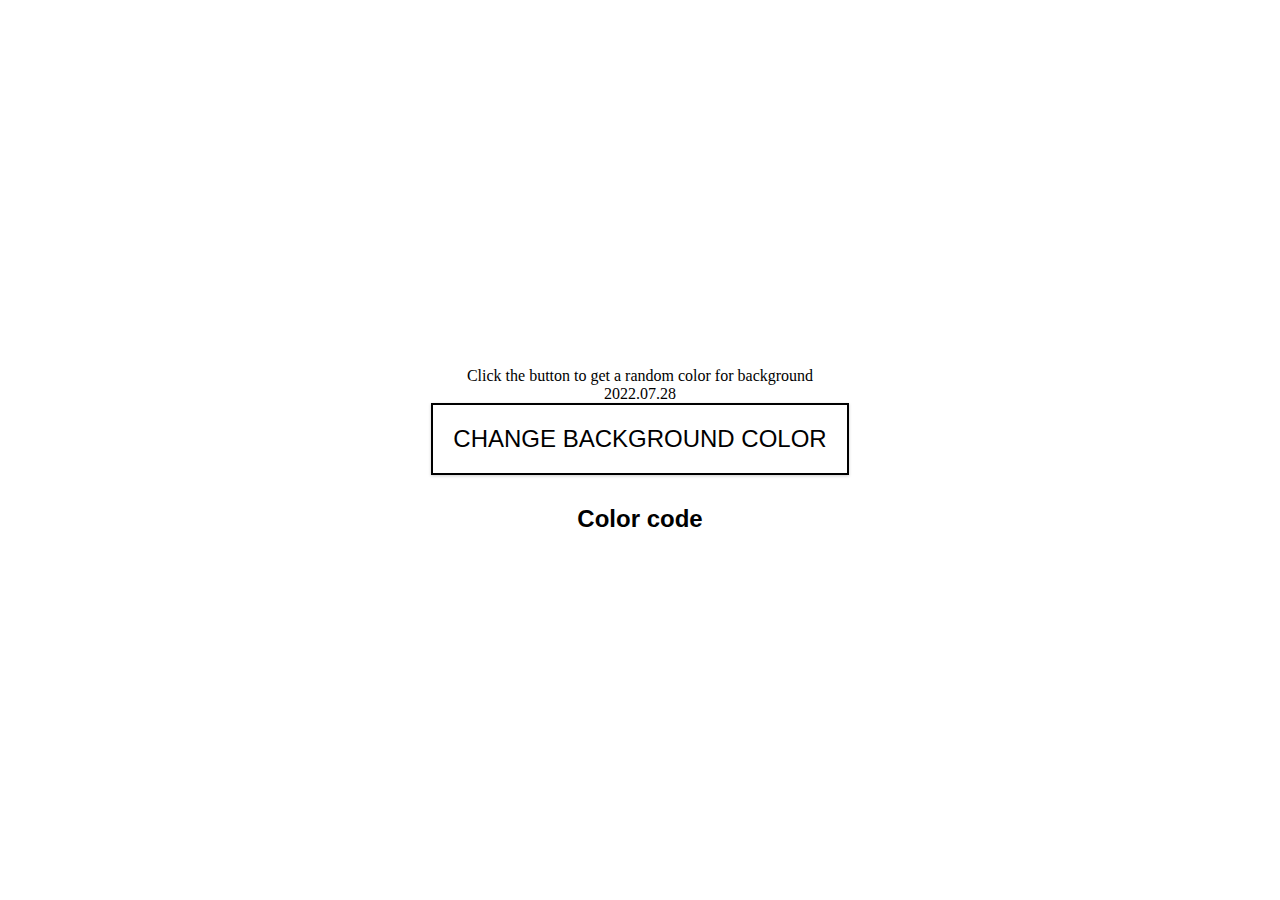
<file: 1.-Background-color-flip/index.html>
<!DOCTYPE html>
<html lang="en">
<head>
    <meta charset="UTF-8">
    <meta http-equiv="X-UA-Compatible" content="IE=edge">
    <meta name="viewport" content="width=device-width, initial-scale=1.0">
    <link rel="stylesheet" href="style.css">
    <title>Bckgrnd color flipper</title>
</head>
<body>
    <section>
        <p>Click the button to get a random color for background</p>
        <p>2022.07.28</p>
        <button>Change background color</button>
        <h2>Color code</h2>
    </section>
</body>
<script src="script.js"></script>
</html>
</file>
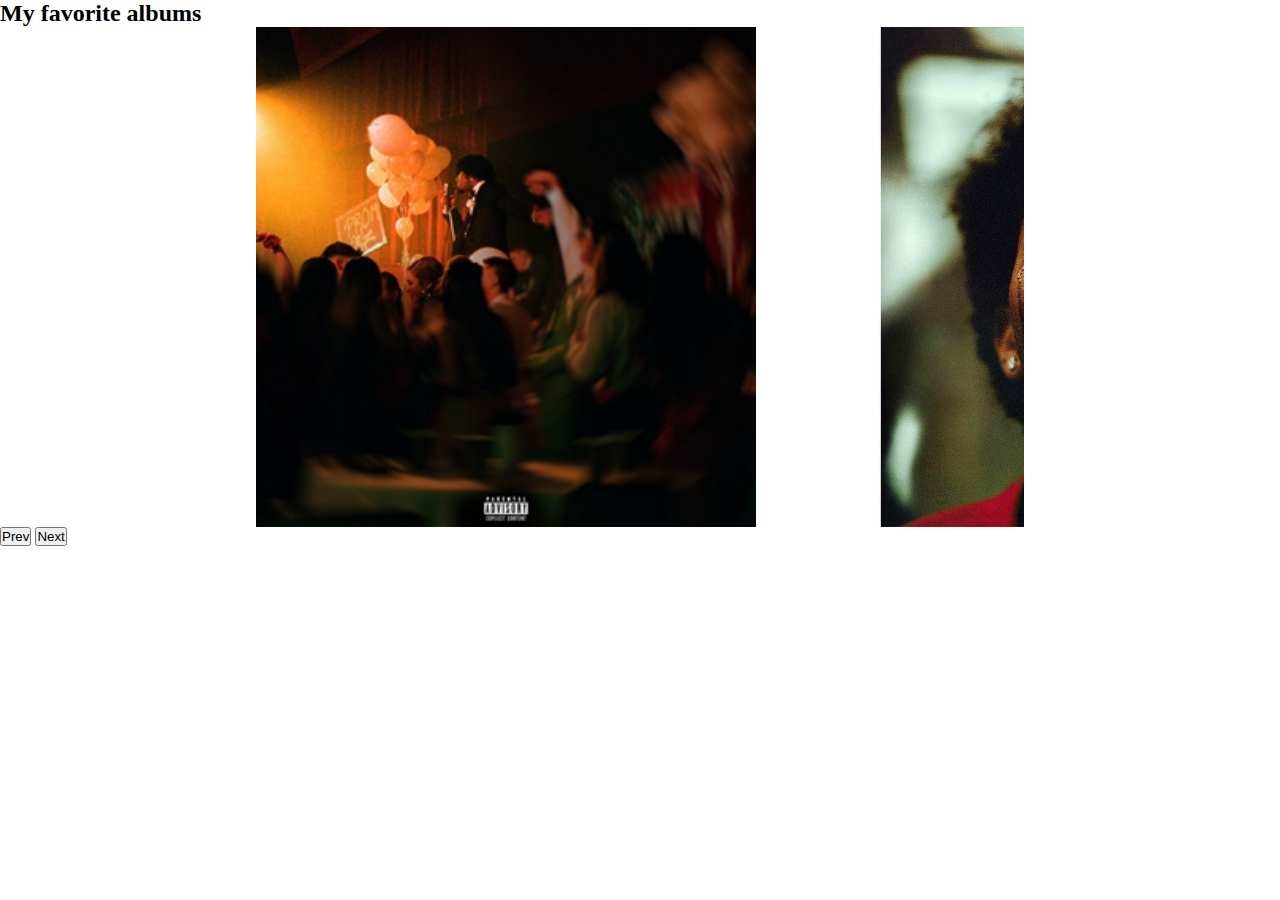
<file: 10.- image slider/index.html>
<!DOCTYPE html>
<html lang="en">
<head>
    <meta charset="UTF-8">
    <meta http-equiv="X-UA-Compatible" content="IE=edge">
    <meta name="viewport" content="width=device-width, initial-scale=1.0">
    <link rel="stylesheet" href="style.css">
    <title>Image slider</title>
</head>
<body>
    <h2>My favorite albums</h2>
    <div class="carousel-container">
        <div class="carousel-slide">
            <img src="./harlow.jpg" alt="" id="lastClone">
            <img src="./AloneAtProm.jpg" alt="">
            <img src="./afterHours.jpg" alt="">
            <img src="./fhd.jpg" alt="">
            <img src="./offSeason.jpeg" alt="">
            <img src="./harlow.jpg" alt="" id="firstClone">
        </div>
    </div>

    <button id="prevBtn">Prev</button>
    <button id="nextBtn">Next</button>
</body>
<script src="script.js"></script>
</html>
</file>
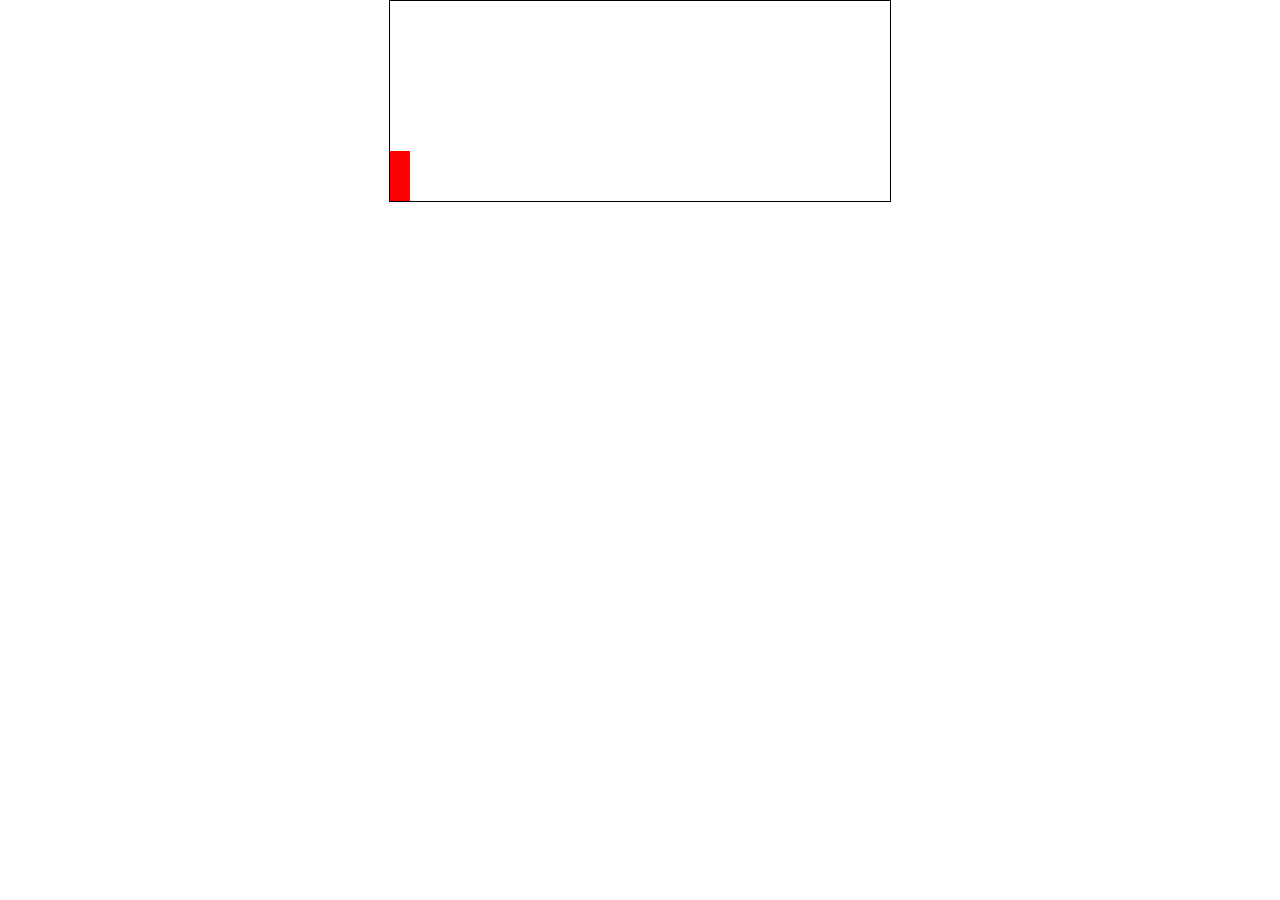
<file: 11.- random game/index.html>
<!DOCTYPE html>
<html lang="en" onclick="jump()">
<head>
    <meta charset="UTF-8">
    <meta http-equiv="X-UA-Compatible" content="IE=edge">
    <meta name="viewport" content="width=device-width, initial-scale=1.0">
    <link rel="stylesheet" href="style.css">
    <title>Document</title>
</head>
<body>
    <div id="game">
        <div id="character"></div>
        <div id="block"></div>
    </div>
</body>
<script src="script.js"></script>
</html>
</file>
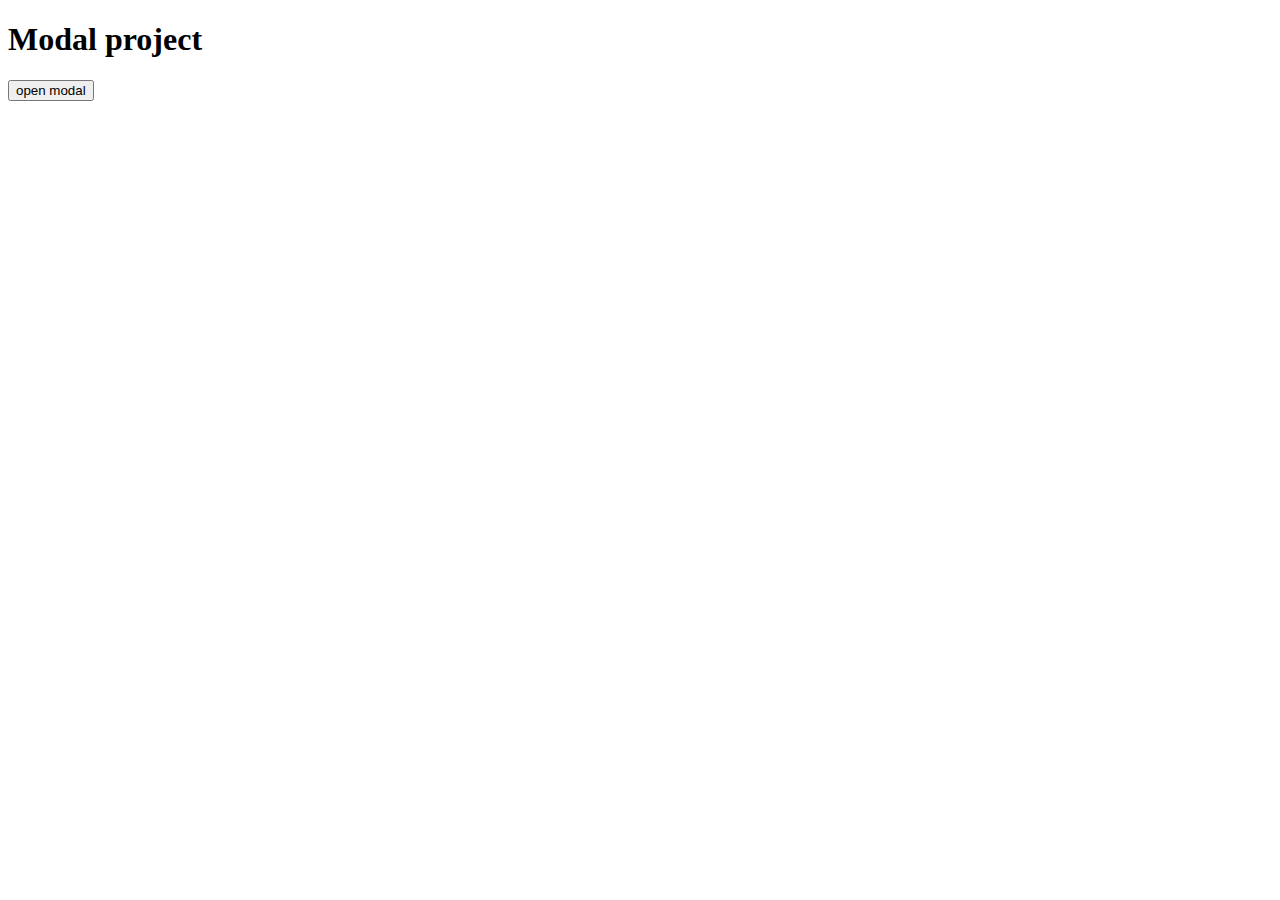
<file: 2.-Modal/index.html>
<!DOCTYPE html>
<html lang="en">
<head>
    <meta charset="UTF-8">
    <meta http-equiv="X-UA-Compatible" content="IE=edge">
    <meta name="viewport" content="width=device-width, initial-scale=1.0">
    <link rel="stylesheet" href="style.css">
    <link
      rel="stylesheet"
      href="https://cdnjs.cloudflare.com/ajax/libs/font-awesome/5.14.0/css/all.min.css"
    />
    <title>Modal</title>
</head>
<body>
    <header class="hero">
        <div class="banner">
            <h1>Modal project</h1>
            <button id="modal-btn" class="btn modal-btn">
                open modal
            </button>
        </div>
    </header>

    <div class="modal-overlay">
        <div class="modal-container">
            <h3>modal content</h3>
            <button class="close-btn"><i class="fas fa-times"></i></button>
        </div>
    </div>
</body>
<script src="script.js"></script>
</html>
</file>
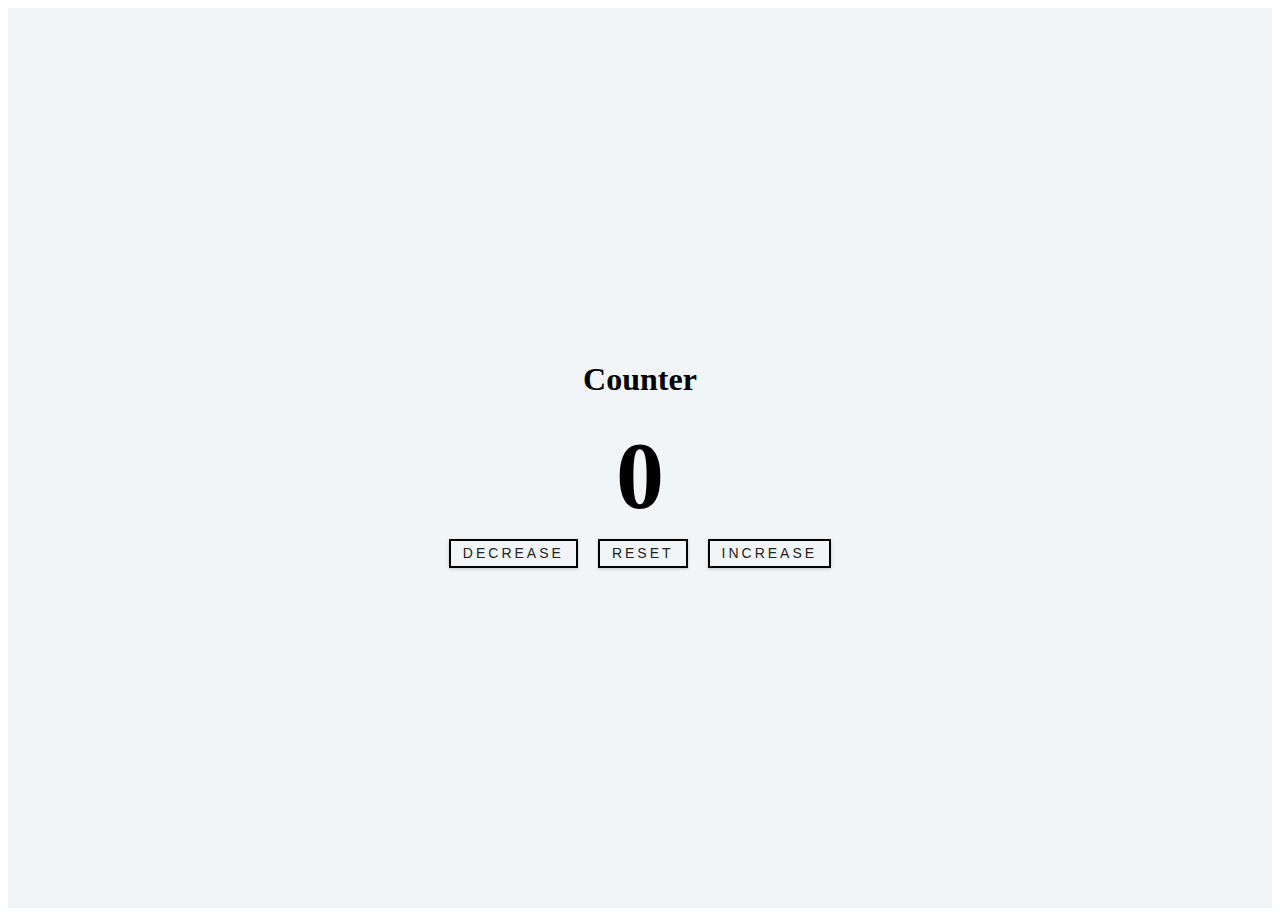
<file: 3.-Counter/index.html>
<!DOCTYPE html>
<html lang="en">
<head>
    <meta charset="UTF-8">
    <meta http-equiv="X-UA-Compatible" content="IE=edge">
    <meta name="viewport" content="width=device-width, initial-scale=1.0">
    <link rel="stylesheet" href="style.css">
    <title>Document</title>
</head>
<body>
    <main>
        <div class="container">
            <h1>Counter</h1>
            <span id="value">0</span>
            <div class="button-container">
                <button class="btn decrease">decrease</button>
                <button class="btn reset">reset</button>
                <button class="btn increase">increase</button>
            </div>
        </div>
    </main>
</body>
<script src="script.js"></script>
</html>

<!-- simple counter. when the counter goes to negative, the color of the number changes to red, and when it goes to positive, it will turn green -->
</file>
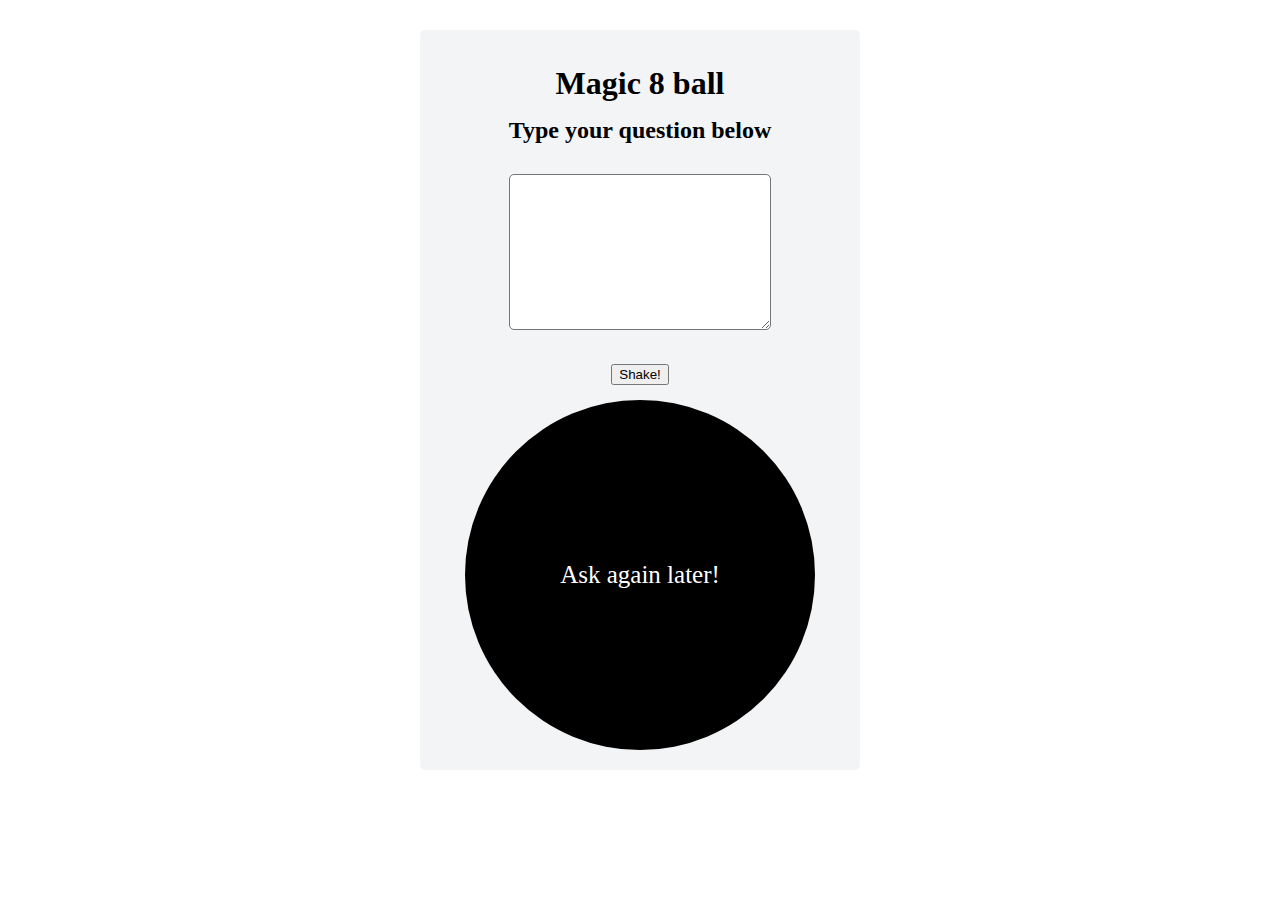
<file: 4.-Stopwatch/index.html>
<!DOCTYPE html>
<html lang="en">
<head>
    <meta charset="UTF-8">
    <meta http-equiv="X-UA-Compatible" content="IE=edge">
    <meta name="viewport" content="width=device-width, initial-scale=1.0">
    <link rel="stylesheet" href="style.css">
    <title>MAgic 8 ball</title>
</head>
<body>
    <div id="content">
        <h1>Magic 8 ball</h1>
        <h2>Type your question below</h2>
        <textarea id="questionArea" cols="30" rows="10"></textarea>
        <br>
        <button>Shake!</button>
        <div id="eightBall">
            <p id="answer">Ask again later!</p>
        </div>
    </div>
</body>
<script src="script.js"></script>
</html>
</file>
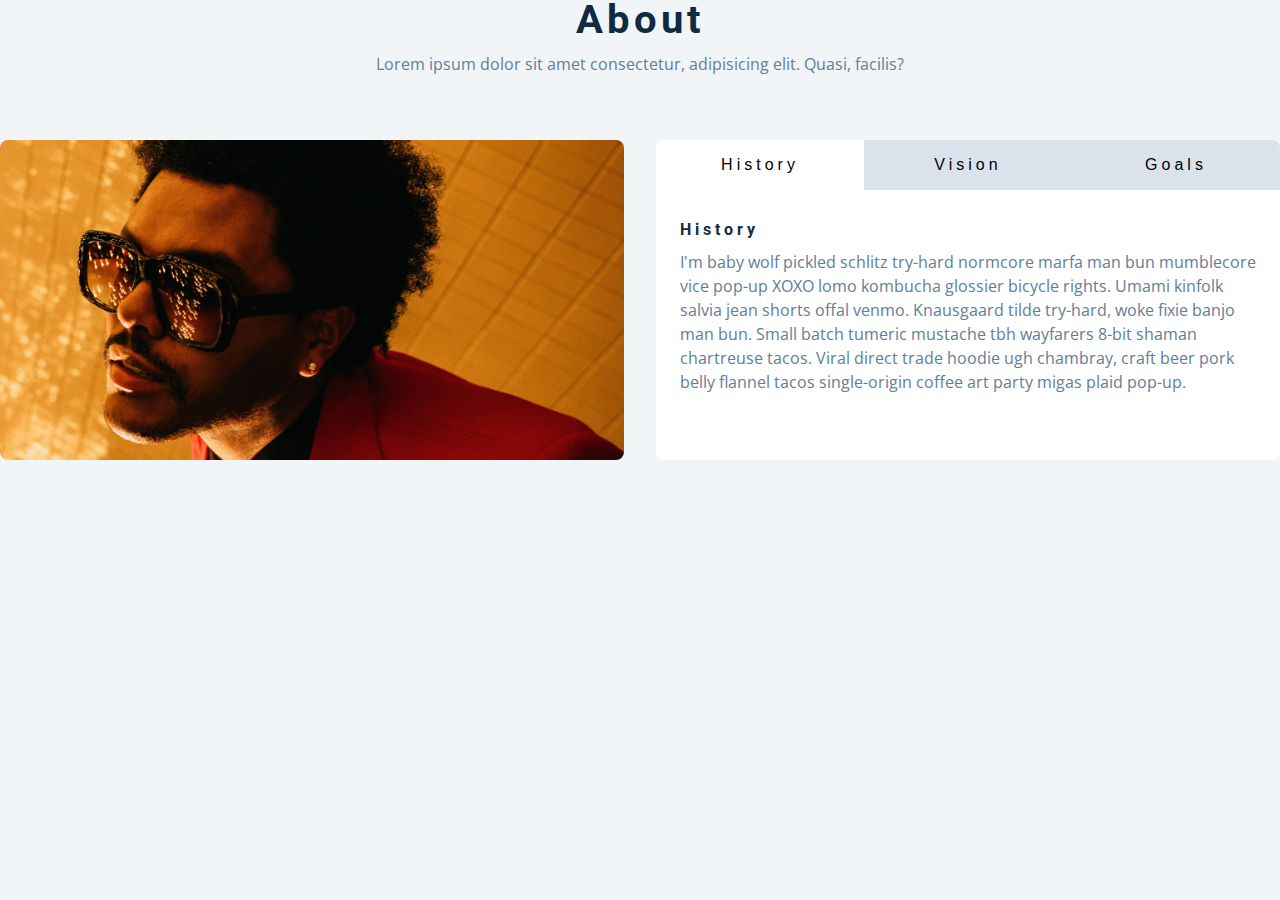
<file: 5.-Tabs/index.html>
<!DOCTYPE html>
<html lang="en">
<head>
    <meta charset="UTF-8">
    <meta http-equiv="X-UA-Compatible" content="IE=edge">
    <meta name="viewport" content="width=device-width, initial-scale=1.0">
    <link rel="stylesheet" href="style.css">
    <title>Tabs</title>
</head>
<body>
    <section>
        <div class="title">
            <h2>about</h2>
            <p>Lorem ipsum dolor sit amet consectetur, adipisicing elit. Quasi, facilis?</p>
        </div>
        <div class="about-center section-cetner">
            <article class="about-img">
                <img src="./img/weeknd.jpg" alt="tory">
            </article>
            <article class="about">
                <div class="btn-container">
                    <button class="tab-btn active" data-id="history">history</button>
                    <button class="tab-btn" data-id="vision">vision</button>
                    <button class="tab-btn" data-id="goals">goals</button>
                </div>
                <article class="about-content">
                    <div class="content active" id="history">
                        <h4>history</h4>
                        <p>
                          I'm baby wolf pickled schlitz try-hard normcore marfa man bun
                          mumblecore vice pop-up XOXO lomo kombucha glossier bicycle
                          rights. Umami kinfolk salvia jean shorts offal venmo. Knausgaard
                          tilde try-hard, woke fixie banjo man bun. Small batch tumeric
                          mustache tbh wayfarers 8-bit shaman chartreuse tacos. Viral
                          direct trade hoodie ugh chambray, craft beer pork belly flannel
                          tacos single-origin coffee art party migas plaid pop-up.
                        </p>
                      </div>
                    
                      <div class="content" id="vision">
                        <h4>vision</h4>
                        <p>
                          Man bun PBR&B keytar copper mug prism, hell of helvetica. Synth
                          crucifix offal deep v hella biodiesel. Church-key listicle
                          polaroid put a bird on it chillwave palo santo enamel pin,
                          tattooed meggings franzen la croix cray. Retro yr aesthetic four
                          loko tbh helvetica air plant, neutra palo santo tofu mumblecore.
                          Hoodie bushwick pour-over jean shorts chartreuse shabby chic.
                          Roof party hammock master cleanse pop-up truffaut, bicycle
                          rights skateboard affogato readymade sustainable deep v
                          live-edge schlitz narwhal.
                        </p>
                        <ul>
                          <li>list item</li>
                          <li>list item</li>
                          <li>list item</li>
                        </ul>
                      </div>
                      <div class="content" id="goals">
                        <h4>goals</h4>
                        <p>
                          Chambray authentic truffaut, kickstarter brunch taxidermy vape
                          heirloom four dollar toast raclette shoreditch church-key.
                          Poutine etsy tote bag, cred fingerstache leggings cornhole
                          everyday carry blog gastropub. Brunch biodiesel sartorial mlkshk
                          swag, mixtape hashtag marfa readymade direct trade man braid
                          cold-pressed roof party. Small batch adaptogen coloring book
                          heirloom. Letterpress food truck hammock literally hell of wolf
                          beard adaptogen everyday carry. Dreamcatcher pitchfork yuccie,
                          banh mi salvia venmo photo booth quinoa chicharrones.
                        </p>
                      </div>
                    </div>
    
                </article>
    
            </article>
        </div>
    </section>



    
</body>
<script src="script.js"></script>
</html>
</file>
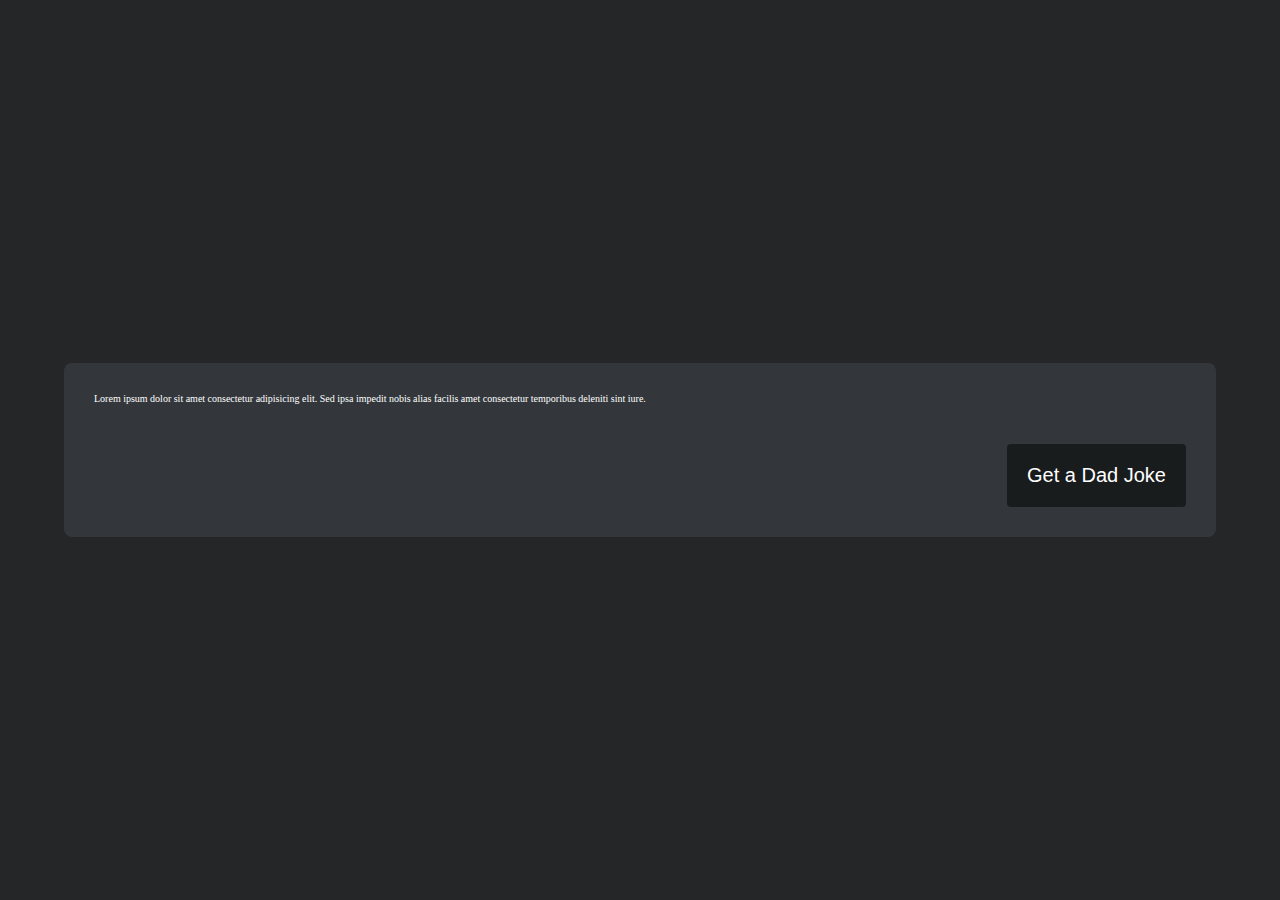
<file: 6.-Dad-jokes/index.html>
<!DOCTYPE html>
<html lang="en">
<head>
    <meta charset="UTF-8">
    <meta http-equiv="X-UA-Compatible" content="IE=edge">
    <meta name="viewport" content="width=device-width, initial-scale=1.0">
    <link rel="stylesheet" href="style.css">
    <title>Dad jokes</title>
</head>
<body>
    <section>
        <div class="container">
            <div class="joke">Lorem ipsum dolor sit amet consectetur adipisicing elit. Sed ipsa impedit nobis alias facilis amet consectetur temporibus deleniti sint iure.</div>
            <button>Get a Dad Joke</button>
        </div>
    </section>
</body>
<script src="script.js"></script>
</html>
</file>
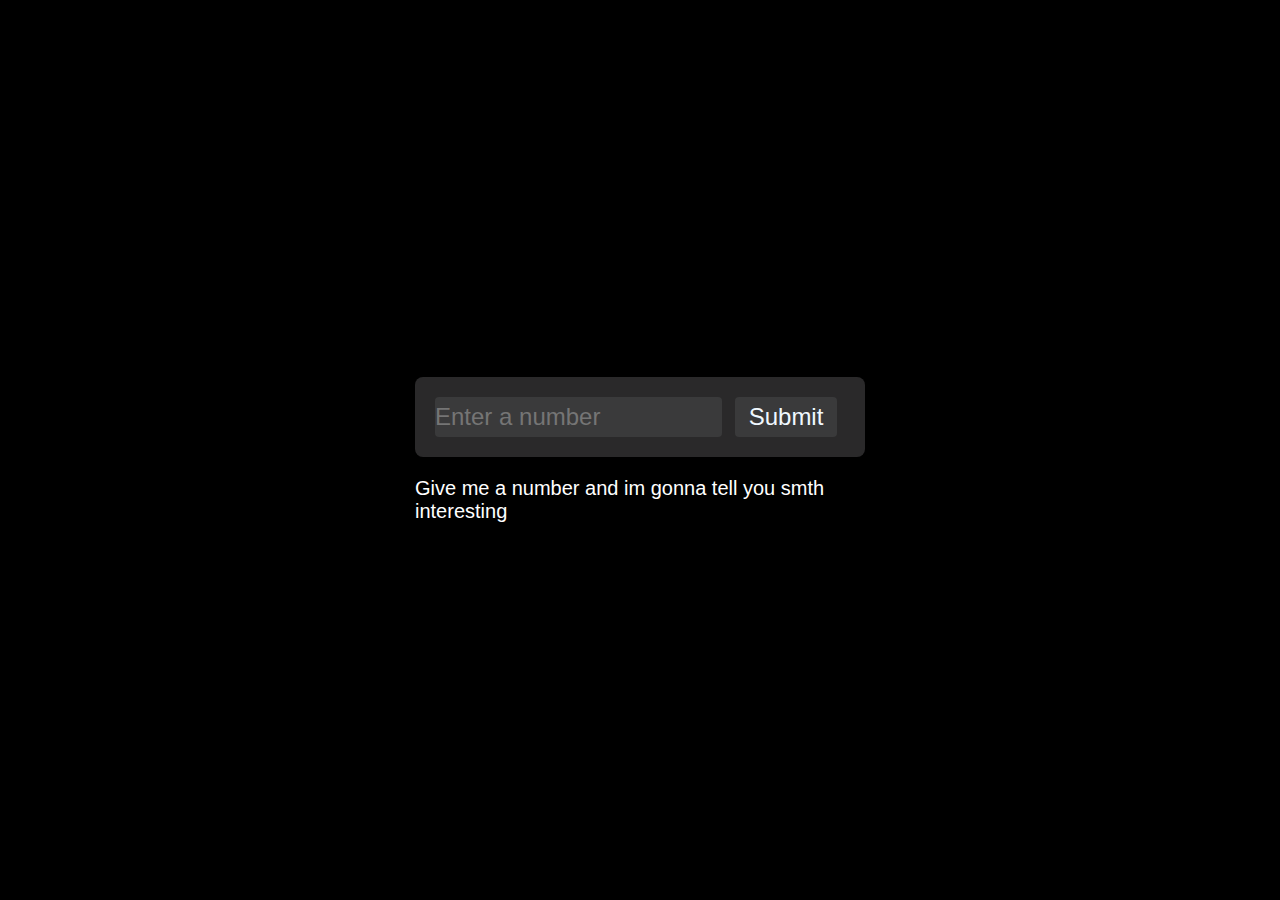
<file: 7.-Number facts/index.html>
<!DOCTYPE html>
<html lang="en">
<head>
    <meta charset="UTF-8">
    <meta http-equiv="X-UA-Compatible" content="IE=edge">
    <meta name="viewport" content="width=device-width, initial-scale=1.0">
    <link rel="stylesheet" href="style.css">
    <title>Facts about numbers</title>
</head>
<body>
    <section>
        <div class="container">
            <form>
                <input type="number" placeholder="Enter a number">
                <button type="submit">Submit</button>
            </form>

            <div class="number-fact">Give me a number and im gonna tell you smth interesting</div>
        </div>
    </section>
</body>
<script src="script.js"></script>
</html>
</file>
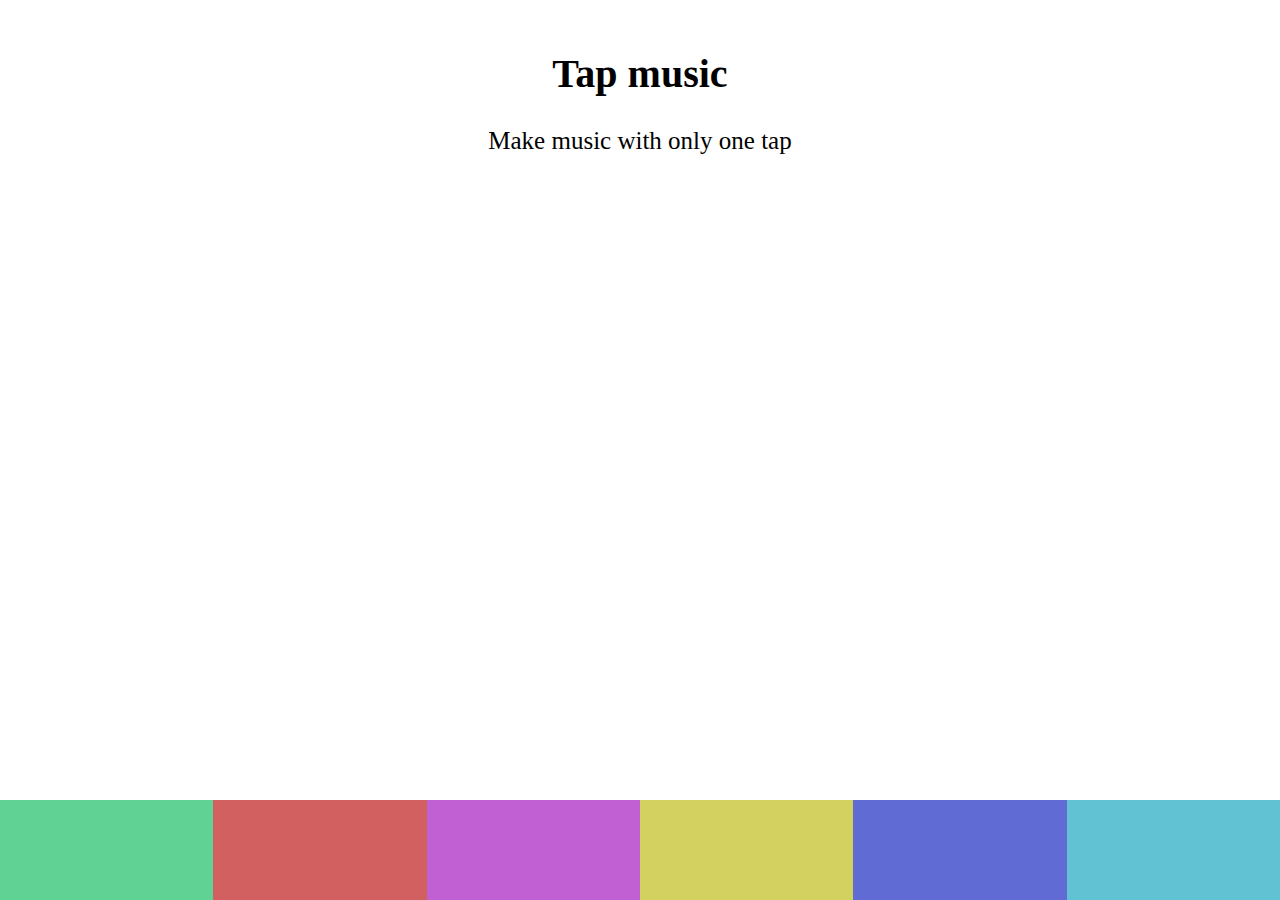
<file: 8.-Music app/index.html>
<!DOCTYPE html>
<html lang="en">
<head>
    <meta charset="UTF-8">
    <meta http-equiv="X-UA-Compatible" content="IE=edge">
    <meta name="viewport" content="width=device-width, initial-scale=1.0">
    <link rel="stylesheet" href="style.css">
    <title>Document</title>
</head>
<body>
    <div class="app">
        <header>
            <h1>Tap music</h1>
            <p>Make music with only one tap</p>
        </header>
        <div class="visual"></div>
        <div class="pads">
            <div class="pad1">
              <audio src="./sounds/bubbles.mp3" class="sound"></audio>
            </div>
            <div class="pad2">
              <audio class="sound">
                <source src="./sounds/clay.mp3" />
              </audio>
            </div>
            <div class="pad3">
              <audio class="sound">
                <source src="./sounds/confetti.mp3" />
              </audio>
            </div>
            <div class="pad4">
              <audio class="sound">
                <source src="./sounds/glimmer.mp3" />
              </audio>
            </div>
            <div class="pad5">
              <audio class="sound">
                <source src="./sounds/moon.mp3" />
              </audio>
            </div>
            <div class="pad6">
              <audio class="sound">
                <source src="./sounds/ufo.mp3" />
              </audio>
            </div>
          </div>
    </div>
</body>
<script src="script.js"></script>
</html>
</file>
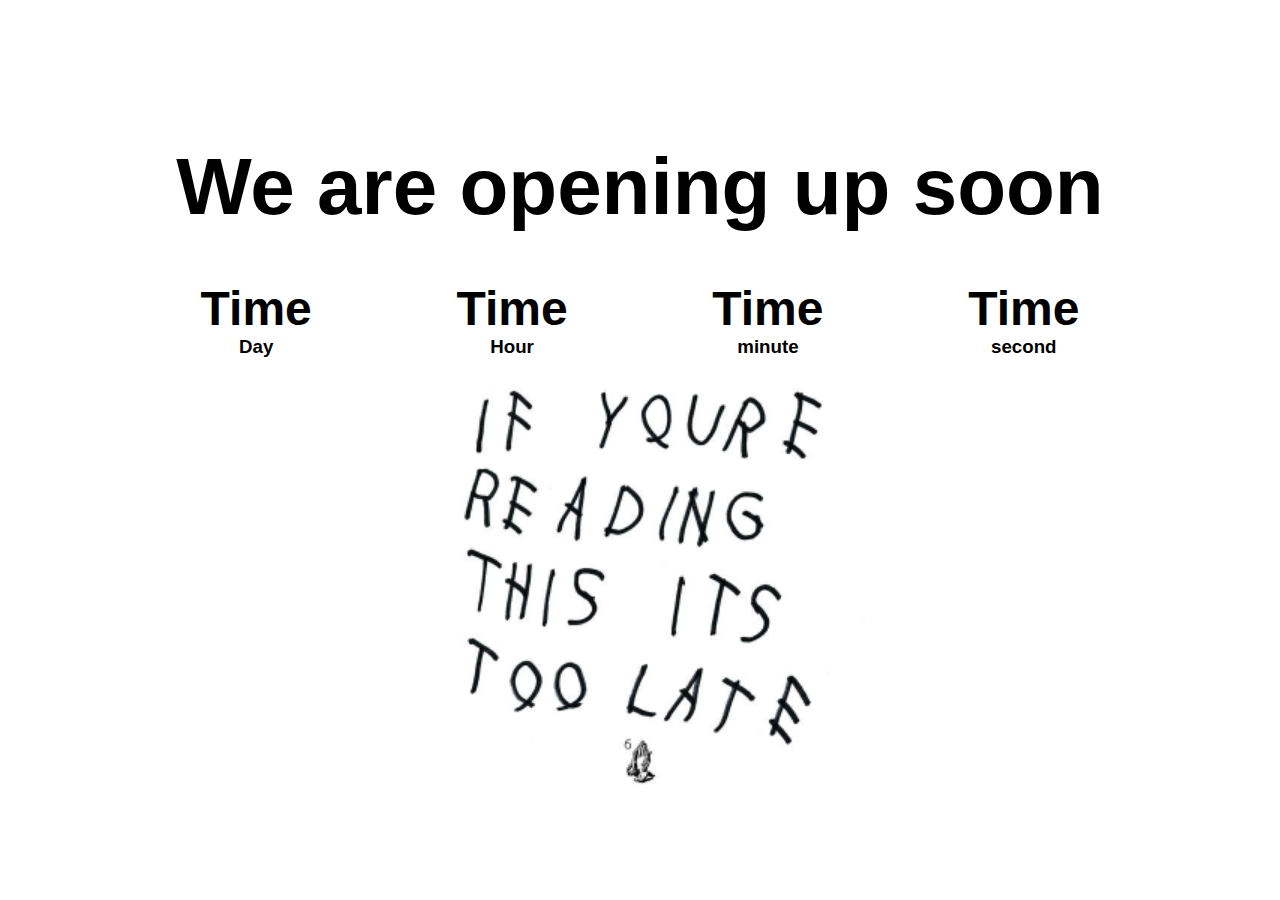
<file: 9.- Countdown/index.html>
<!DOCTYPE html>
<html lang="en">
<head>
    <meta charset="UTF-8">
    <meta http-equiv="X-UA-Compatible" content="IE=edge">
    <meta name="viewport" content="width=device-width, initial-scale=1.0">
    <link rel="stylesheet" href="style.css">
    <title>Countdown</title>
</head>
<body>
    <section class="coming-soon">
        <div>
            <h2>We are opening up soon</h2>
            <div class="countDown">
                <div class="container-day">
                    <h3 class="day">Time</h3>
                    <h3>Day</h3>
                </div>
                <div class="container-hour">
                    <h3 class="hour">Time</h3>
                    <h3>Hour</h3>
                </div>
                <div class="container-minute">
                    <h3 class="minute">Time</h3>
                    <h3>minute</h3>
                </div>
                <div class="container-second">
                    <h3 class="second">Time</h3>
                    <h3>second</h3>
                </div>
            </div>
        </div>
        <img src="./ifYou.png" class="waiting" alt="">
    </section>
</body>
<script src="script.js"></script>
</html>
</file>
<file: 1.-Background-color-flip/style.css>
*{
    padding: 0;
    margin: 0;
    box-sizing: border-box;
}

section {
    height: 100vh;
    width: 100%;
    display: flex;
    align-items: center;
    justify-content: center;
    flex-direction: column;
}

button{
    border: none;
    outline: none;
    background-color: aquamarine;
    color: black;
    font-size: 24px;
    font-family: sans-serif;
    padding: 20px;
    cursor: pointer;
    box-shadow: 0 1px 3px rgba(0, 0, 0, 0.2);
    background: transparent;
    text-transform: uppercase;
    border: 2px solid black

}

h2 {
    font-family: sans-serif;
    font-size: 24px;
    margin-top: 30px;
    
}
</file>
<file: 10.- image slider/style.css>
* {
    padding: 0;
    margin: 0;
    box-sizing: border-box;
}

.carousel-container {
    width: 60%;
    margin: auto;
    overflow: hidden;
}

.carousel-slide {
    display: flex;
    width: 100%;
    height: 500px;
}
</file>
<file: 11.- random game/style.css>
*{
    padding: 0;
    margin: 0;
    overflow-x: hidden;
}
#game{
    width: 500px;
    height: 200px;
    border: 1px solid black;
    margin: auto;
}
#character{
    width: 20px;
    height: 50px;
    background-color: red;
    position:relative;
    top: 150px;
}
.animate{
    animation: jump 0.3s linear;
}
@keyframes jump{
    0%{top: 150px;}
    30%{top: 100px;}
    70%{top: 100px;}
    100%{top: 150px;}
}

#block{
    background-color: blue;
    width: 20px;
    height: 20px;
    position: relative;
    top: 130px;
    left: 500px;
    animation: block 1s infinite linear;
}
@keyframes block{
    0%{left: 500px}
    100%{left: -20px}
}
p{
    text-align: center;
}
</file>
<file: 2.-Modal/style.css>
.modal-overlay{
    visibility: hidden;
}

.open-modal {
    visibility: visible;
    z-index: 10;
}
</file>
<file: 3.-Counter/style.css>
main {
    min-height: 100vh;
    display: grid;
    place-items: center;
    background: hsl(210, 36%, 96%);
}

.container {
    text-align: center;
}

#value {
    font-size: 6rem;
    font-weight: bold;
}

.btn {
    text-transform: uppercase;
    background: transparent;
    color: #222;
    padding: 0.3rem 0.75rem;
    letter-spacing: 3px;
    display: inline-block;
    font-size: 14px;
    border: 2px solid black;
    cursor: pointer;
    box-shadow: 0 1px 3px rgba(0,0,0,0.2);
    margin: 0.5rem;
}
</file>
<file: 4.-Stopwatch/style.css>
*{
    margin: 15px;
}

body {
    display: grid;
    place-items: center;
}

#content {
    width: 400px;
    margin: auto;
    text-align: center;
    background: #f2f4f6;
    padding: 20px;
    border-radius: 5px;
}

textarea{
    border-radius: 5px;
}

#eightBall {
    width: 350px;
    height: 350px;
    background:black;
    color: white;
    margin: auto;
    border-radius: 100%;
    display: grid;
    justify-content: center;
    align-items: center;
}

#eightBall p {
    color: white;
}


#answer {
    font-size: 25px;

}
</file>
<file: 5.-Tabs/style.css>
/*
=============== 
Fonts
===============
*/
@import url("https://fonts.googleapis.com/css?family=Open+Sans|Roboto:400,700&display=swap");

/*
=============== 
Variables
===============
*/

:root {
  /* dark shades of primary color*/
  --clr-primary-1: hsl(205, 86%, 17%);
  --clr-primary-2: hsl(205, 77%, 27%);
  --clr-primary-3: hsl(205, 72%, 37%);
  --clr-primary-4: hsl(205, 63%, 48%);
  /* primary/main color */
  --clr-primary-5: #49a6e9;
  /* lighter shades of primary color */
  --clr-primary-6: hsl(205, 89%, 70%);
  --clr-primary-7: hsl(205, 90%, 76%);
  --clr-primary-8: hsl(205, 86%, 81%);
  --clr-primary-9: hsl(205, 90%, 88%);
  --clr-primary-10: hsl(205, 100%, 96%);
  /* darkest grey - used for headings */
  --clr-grey-1: hsl(209, 61%, 16%);
  --clr-grey-2: hsl(211, 39%, 23%);
  --clr-grey-3: hsl(209, 34%, 30%);
  --clr-grey-4: hsl(209, 28%, 39%);
  /* grey used for paragraphs */
  --clr-grey-5: hsl(210, 22%, 49%);
  --clr-grey-6: hsl(209, 23%, 60%);
  --clr-grey-7: hsl(211, 27%, 70%);
  --clr-grey-8: hsl(210, 31%, 80%);
  --clr-grey-9: hsl(212, 33%, 89%);
  --clr-grey-10: hsl(210, 36%, 96%);
  --clr-white: #fff;
  --clr-red-dark: hsl(360, 67%, 44%);
  --clr-red-light: hsl(360, 71%, 66%);
  --clr-green-dark: hsl(125, 67%, 44%);
  --clr-green-light: hsl(125, 71%, 66%);
  --clr-black: #222;
  --ff-primary: "Roboto", sans-serif;
  --ff-secondary: "Open Sans", sans-serif;
  --transition: all 0.3s linear;
  --spacing: 0.25rem;
  --radius: 0.5rem;
  --light-shadow: 0 5px 15px rgba(0, 0, 0, 0.1);
  --dark-shadow: 0 5px 15px rgba(0, 0, 0, 0.2);
  --max-width: 1170px;
  --fixed-width: 620px;
}
/*
=============== 
Global Styles
===============
*/

*,
::after,
::before {
  margin: 0;
  padding: 0;
  box-sizing: border-box;
}
body {
  font-family: var(--ff-secondary);
  background: var(--clr-grey-10);
  color: var(--clr-grey-1);
  line-height: 1.5;
  font-size: 0.875rem;
}
ul {
  list-style-type: none;
}
a {
  text-decoration: none;
}
img:not(.logo) {
  width: 100%;
}
img {
  display: block;
}

h1,
h2,
h3,
h4 {
  letter-spacing: var(--spacing);
  text-transform: capitalize;
  line-height: 1.25;
  margin-bottom: 0.75rem;
  font-family: var(--ff-primary);
}
h1 {
  font-size: 3rem;
}
h2 {
  font-size: 2rem;
}
h3 {
  font-size: 1.25rem;
}
h4 {
  font-size: 0.875rem;
}
p {
  margin-bottom: 1.25rem;
  color: var(--clr-grey-5);
}
@media screen and (min-width: 800px) {
  h1 {
    font-size: 4rem;
  }
  h2 {
    font-size: 2.5rem;
  }
  h3 {
    font-size: 1.75rem;
  }
  h4 {
    font-size: 1rem;
  }
  body {
    font-size: 1rem;
  }
  h1,
  h2,
  h3,
  h4 {
    line-height: 1;
  }
}
/*  global classes */

.btn {
  text-transform: uppercase;
  background: transparent;
  color: var(--clr-black);
  padding: 0.375rem 0.75rem;
  letter-spacing: var(--spacing);
  display: inline-block;
  transition: var(--transition);
  font-size: 0.875rem;
  border: 2px solid var(--clr-black);
  cursor: pointer;
  box-shadow: 0 1px 3px rgba(0, 0, 0, 0.2);
  border-radius: var(--radius);
}
.btn:hover {
  color: var(--clr-white);
  background: var(--clr-black);
}
/* section */
.section {
  padding: 5rem 0;
}

.section-center {
  width: 90vw;
  margin: 0 auto;
  max-width: 1170px;
}
@media screen and (min-width: 992px) {
  .section-center {
    width: 95vw;
  }
}
main {
  min-height: 100vh;
  display: grid;
  place-items: center;
}
/*
=============== 
About
===============
*/
.title {
  text-align: center;
  margin-bottom: 4rem;
}
.title p {
  width: 80%;
  margin: 0 auto;
}

.about-img {
  margin-bottom: 2rem;
}
.about-img img {
  border-radius: var(--radius);
  object-fit: cover;
  height: 20rem;
}
@media screen and (min-width: 992px) {
  .about-img {
    margin-bottom: 0;
  }

  .about-center {
    display: grid;
    grid-template-columns: 1fr 1fr;
    column-gap: 2rem;
  }
}
.about {
  background: var(--clr-white);
  border-radius: var(--radius);
  display: grid;
  grid-template-rows: auto 1fr;
}
.btn-container {
  border-top-left-radius: var(--radius);
  border-top-right-radius: var(--radius);
  display: grid;
  grid-template-columns: 1fr 1fr 1fr;
}
.tab-btn:nth-child(1) {
  border-top-left-radius: var(--radius);
}
.tab-btn:nth-child(3) {
  border-top-right-radius: var(--radius);
}
.tab-btn {
  padding: 1rem 0;
  border: none;
  text-transform: capitalize;
  font-size: 1rem;
  display: block;
  background: var(--clr-grey-9);
  cursor: pointer;
  transition: var(--transition);
  letter-spacing: var(--spacing);
}
.tab-btn:hover:not(.active) {
  background: var(--clr-primary-10);
  color: var(--clr-primary-5);
}
.about-content {
  border-bottom-left-radius: var(--radius);
  border-bottom-right-radius: var(--radius);
  padding: 2rem 1.5rem;
}
/* hide content */
.content {
  display: none;
}
.tab-btn.active {
  background: var(--clr-white);
}
.content.active {
  display: block;
}
</file>
<file: 6.-Dad-jokes/style.css>
*{
    margin: 0;
    padding: 0;
    box-sizing: border-box;
}

html{
    font-size: 10px;
    
}

body{
    background-color: rgb(37,38,39);
    color: white;
}

section {
    min-height: 100vh;
    width: 100%;
    padding: 100px 0;
    display: flex;
    align-items: center;
    justify-content: center;
}

.container{
    width: 90%;
    max-width: 500%;
    margin: 0 auto;
    background-color: rgb(51,55,59);
    border-radius: 8px;
    padding: 3rem;
    display: flex;
    flex-direction: column;
}

.container p {
    font-size: 2rem;
    font-weight: 300;
    line-height: 3rem;
    text-align: justify;
}

button{
    margin-top: 4rem;
    width: fit-content;
    padding: 2rem;
    font-size: 2rem;
    background-color: rgb(25,28,29);
    color: white;
    border: none;
    border-radius: 4px;
    cursor: pointer;
    align-self: flex-end;
    
}
</file>
<file: 7.-Number facts/style.css>
*{
    padding: 0;
    margin: 0;
    box-sizing: border-box;
}

html{
    font-size: 10px;
    font-family:Impact, Haettenschweiler, 'Arial Narrow Bold', sans-serif;
}

body{
    background-color: black;
    color: white;
    min-height: 100vh;
    width: 100%;
    display: flex;
    align-items: center;
    justify-content: center;
}

section{
    width: 100%;
}

.container{
    width: 90%;
    max-width: 450px;
    margin: 0 auto;
    
}

form {
    width: 100%;
    background-color: rgb(42,41,42);
    padding: 20px;
    border-radius: 8px;
}

input[type="number"] {
    width: 70%;
    height: 40px;
    border-radius: 4px;
    outline: none;
    border: none;
    background-color: #3a3a3b;
    font-size: 24px;
    color: aliceblue;
}

input[type="number"]::placeholder{
    font-size: 24px;
    font-weight: 400;
  }
  button{
    display: inline-block;
    width: 25%;
    font-size: 24px;
    height: 40px;
    background-color:#3a3a3b;
    color: aliceblue;
    border: none;
    outline: none;
    cursor: pointer;
    margin-left: 10px;
    border-radius: 4px;
  }
  .number-fact{
    margin-top: 20px;
    height: auto;
    font-size: 20px;
  }
  @media only screen and (max-width: 678px){
    form button{
      font-size: 18px;
    }
  }
</file>
<file: 8.-Music app/style.css>
*{
    margin: 0;
    padding: 0;
    box-sizing: border-box;
}

.app {
    min-height: 100vh;
    display: flex;
    flex-direction: column;
    justify-content: space-between;
    align-items: center;
}

header h1 {
    margin: 50px 0px 30px 0px;
    text-align: center;
    font-size: 40px;
}

header p {
    font-size: 25px;
}

.pads {
    background: lightblue;
    width: 100%;
    display: flex;
}

.pads > div {
    height: 100px;
    width: 100px;
    flex: 1;
}

.pad1 {
    background: #60d394;
}
.pad2 {
    background: #d36060;
}
.pad3 {
    background: #c060d3;
}
.pad4 {
    background: #d3d160;
}
.pad5 {
    background: #606bd3;
}
.pad6 {
    background: #60c2d3;
}

.visual > div {
    position: absolute;
    bottom: 0%;
    height: 50px;
    width: 50px;
    border-radius: 50%;
    transform: scale(1);
    z-index: -1;
}

@keyframes jump {
    0% {
      bottom: 0%;
      left: 20%;
    }
    50% {
      bottom: 50%;
      left: 50%;
    }
  
    100% {
      bottom: 00%;
      left: 80%;
    }
  }
</file>
<file: 9.- Countdown/style.css>
*{
    margin: 0;
    padding: 0;
    box-sizing: border-box;
}

body {
    font-family:'Lucida Sans', 'Lucida Sans Regular', 'Lucida Grande', 'Lucida Sans Unicode', Geneva, Verdana, sans-serif;
}

h2{
    font-size: 5rem;
    font-weight: bold;
    padding: 3rem;
}

.coming-soon{
    min-height: 100vh;
    display: flex;
    align-items: center;
    flex-direction: column;
    justify-content: center;
}

.countDown{
    display: flex;
    justify-content: space-around;
    text-align: center;
}

.day,.hour,.minute,.second{
    font-size: 3rem;
}

.waiting{
    height: 50vh;
}
</file>
